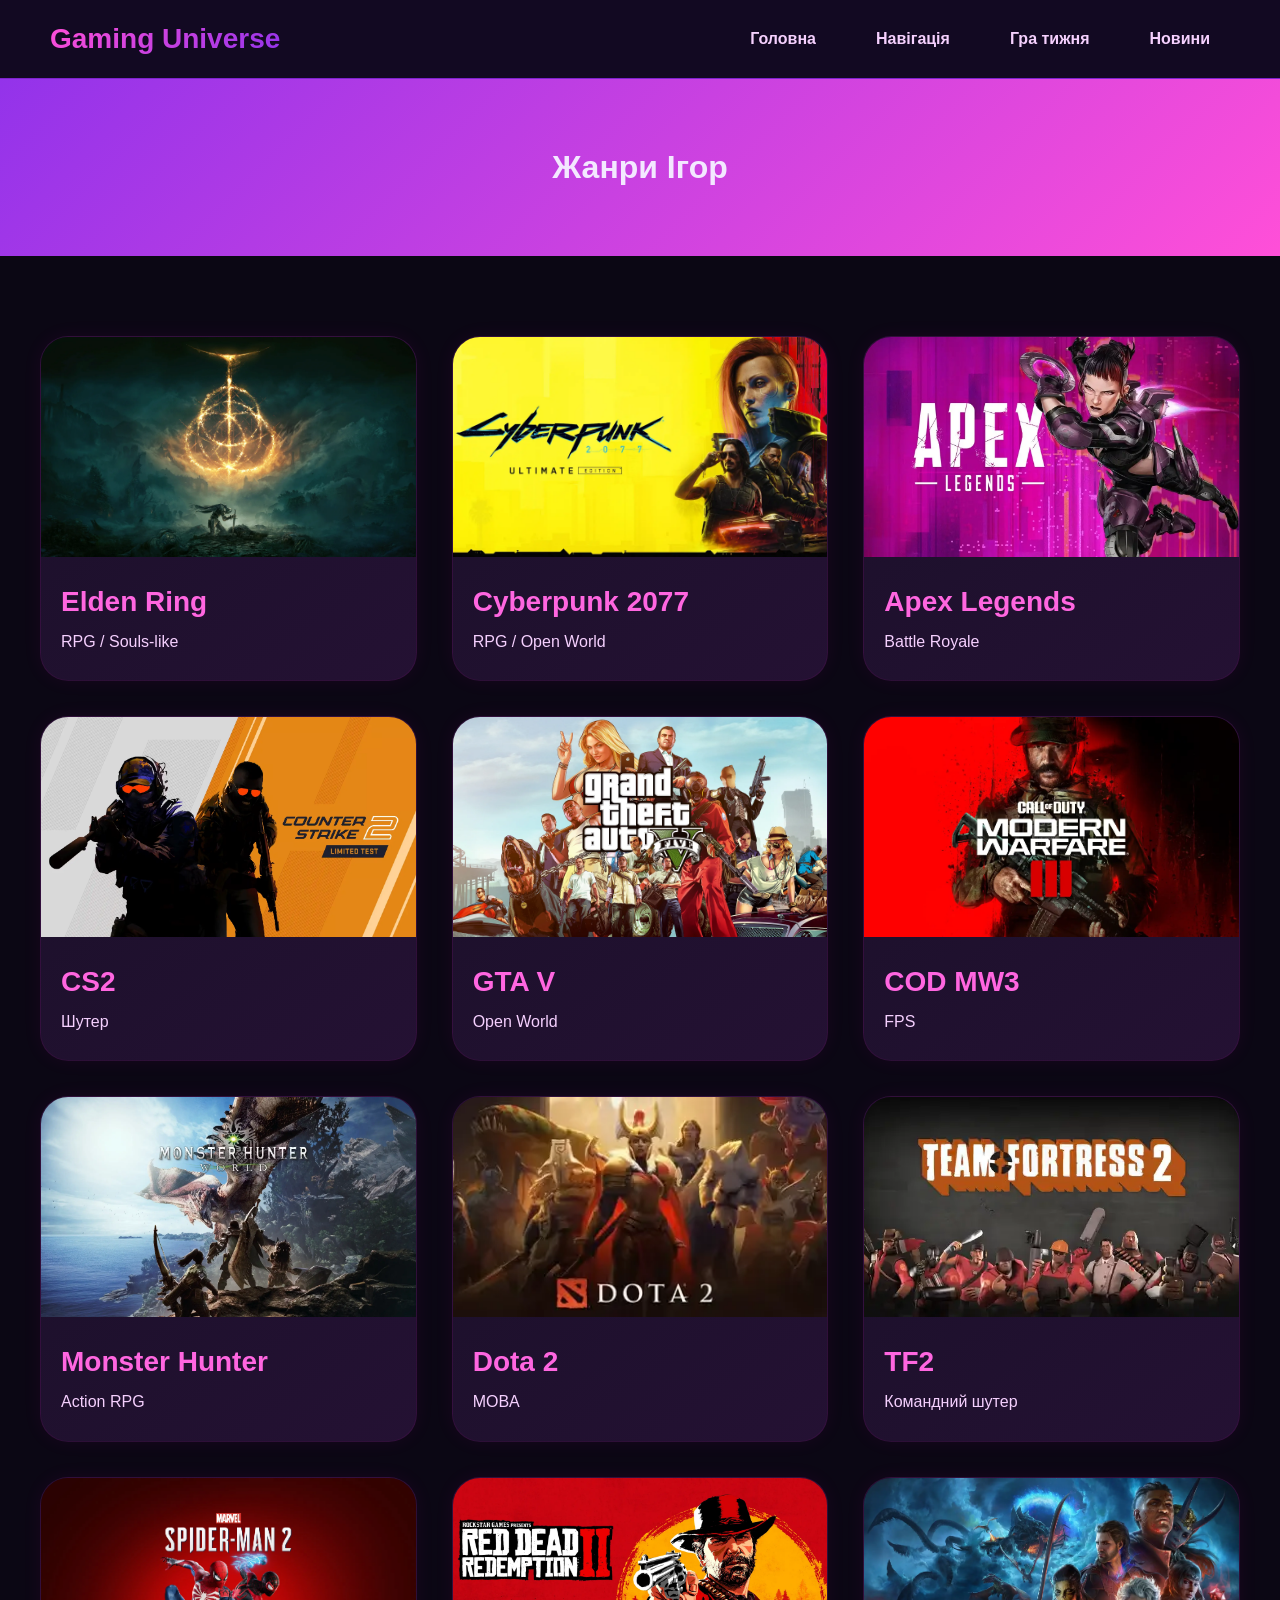
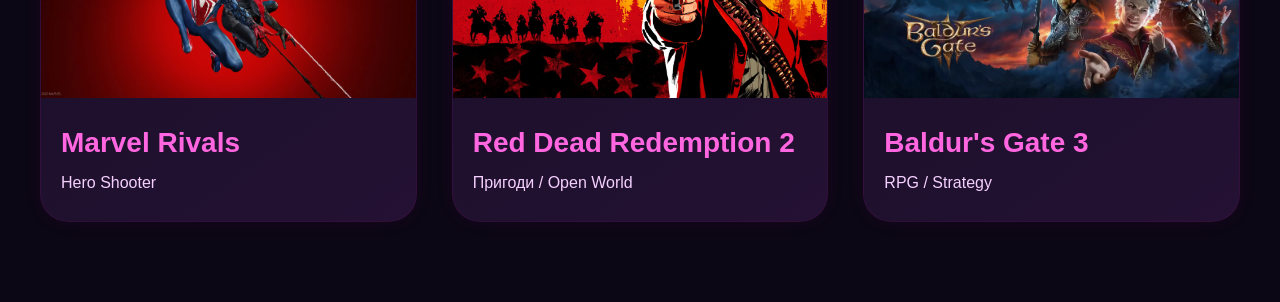
<file: genres.html>
<!DOCTYPE html>
<html lang="uk">
<head>
  <meta charset="UTF-8">
  <meta name="viewport" content="width=device-width, initial-scale=1.0">
  <title>Жанри Ігор</title>
  <link rel="stylesheet" href="1nav.css">
</head>
<body>

<nav class="top-nav">
  <div class="logo">
    Gaming Universe
  </div>

  <div class="nav-links">
    <a href="index.html">Головна</a>
    <a href="nav.html">Навігація</a>
    <a href="week.html">Гра тижня</a>
    <a href="news.html">Новини</a>
  </div>

</nav>

<header class="small-header">
  <h1>Жанри Ігор</h1>
</header>

<main class="games-grid">

   <div class="game-card">
  <img src="./images/er.webp" alt="Elden Ring">
  <h3>Elden Ring</h3>
  <p>RPG / Souls-like</p>
</div>

<div class="game-card">
  <img src="./images/cyberpunk2077.webp" alt="Cyberpunk 2077">
  <h3>Cyberpunk 2077</h3>
  <p>RPG / Open World</p>
</div>

<div class="game-card">
  <img src="./images/al.webp" alt="Apex Legends">
  <h3>Apex Legends</h3>
  <p>Battle Royale</p>
</div>

<div class="game-card">
  <img src="./images/cs2.webp" alt="Counter-Strike 2">
  <h3>CS2</h3>
  <p>Шутер</p>
</div>

<div class="game-card">
  <img src="./images/gtav.webp" alt="Grand Theft Auto V">
  <h3>GTA V</h3>
  <p>Open World</p>
</div>

<div class="game-card">
  <img src="./images/Call_Of_Duty_MW3_2023.webp" alt="Call of Duty Modern Warfare 3">
  <h3>COD MW3</h3>
  <p>FPS</p>
</div>

<div class="game-card">
  <img src="./images/monster-hunter.webp" alt="Monster Hunter">
  <h3>Monster Hunter</h3>
  <p>Action RPG</p>
</div>

<div class="game-card">
  <img src="./images/dota2.webp" alt="Dota 2">
  <h3>Dota 2</h3>
  <p>MOBA</p>
</div>

<div class="game-card">
  <img src="./images/tf2.webp" alt="Team Fortress 2">
  <h3>TF2</h3>
  <p>Командний шутер</p>
</div>

<div class="game-card">
  <img src="./images/spiderman.webp" alt="Marvel Rivals">
  <h3>Marvel Rivals</h3>
  <p>Hero Shooter</p>
</div>

<div class="game-card">
  <img src="./images/rdr2.webp" alt="Red Dead Redemption 2">
  <h3>Red Dead Redemption 2</h3>
  <p>Пригоди / Open World</p>
</div>

<div class="game-card">
  <img src="./images/Baldurs-Gate-3.webp" alt="Baldur's Gate 3">
  <h3>Baldur's Gate 3</h3>
  <p>RPG / Strategy</p>
</div>
</body>
</html>
</file>
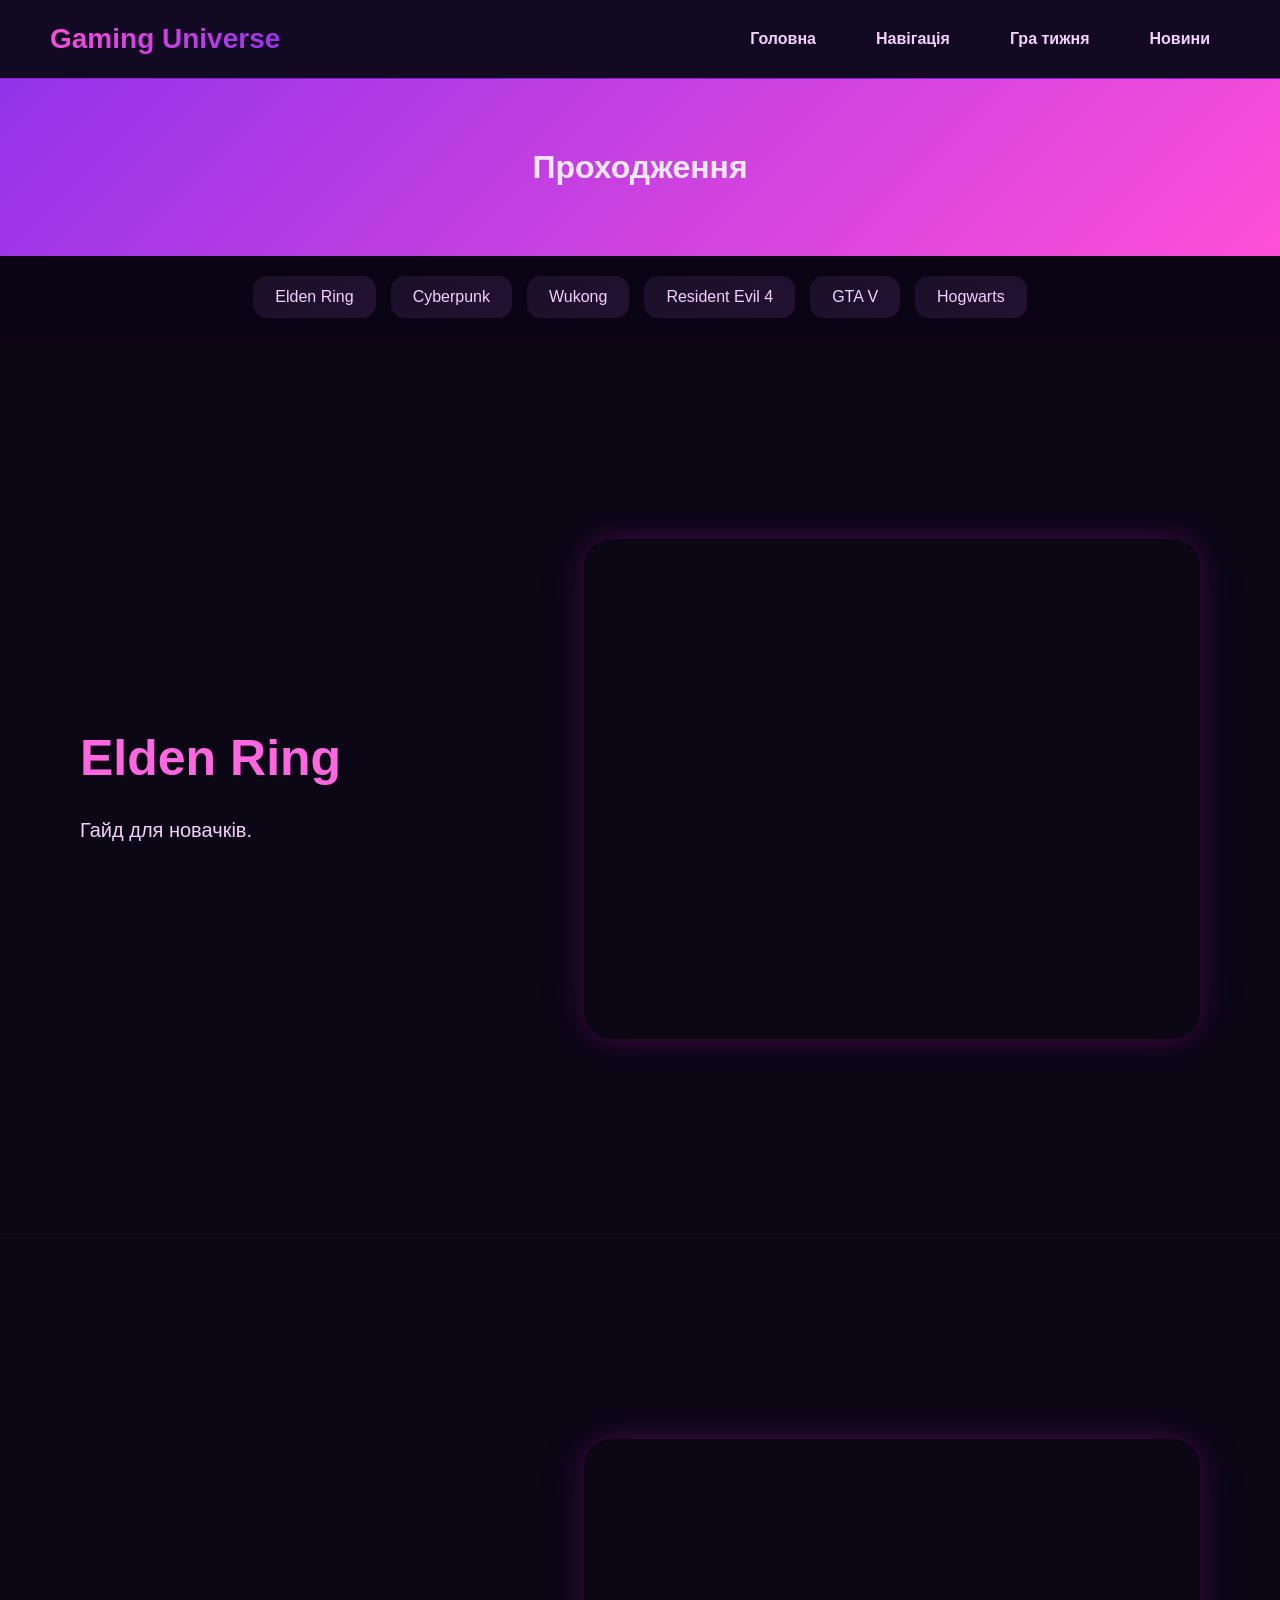
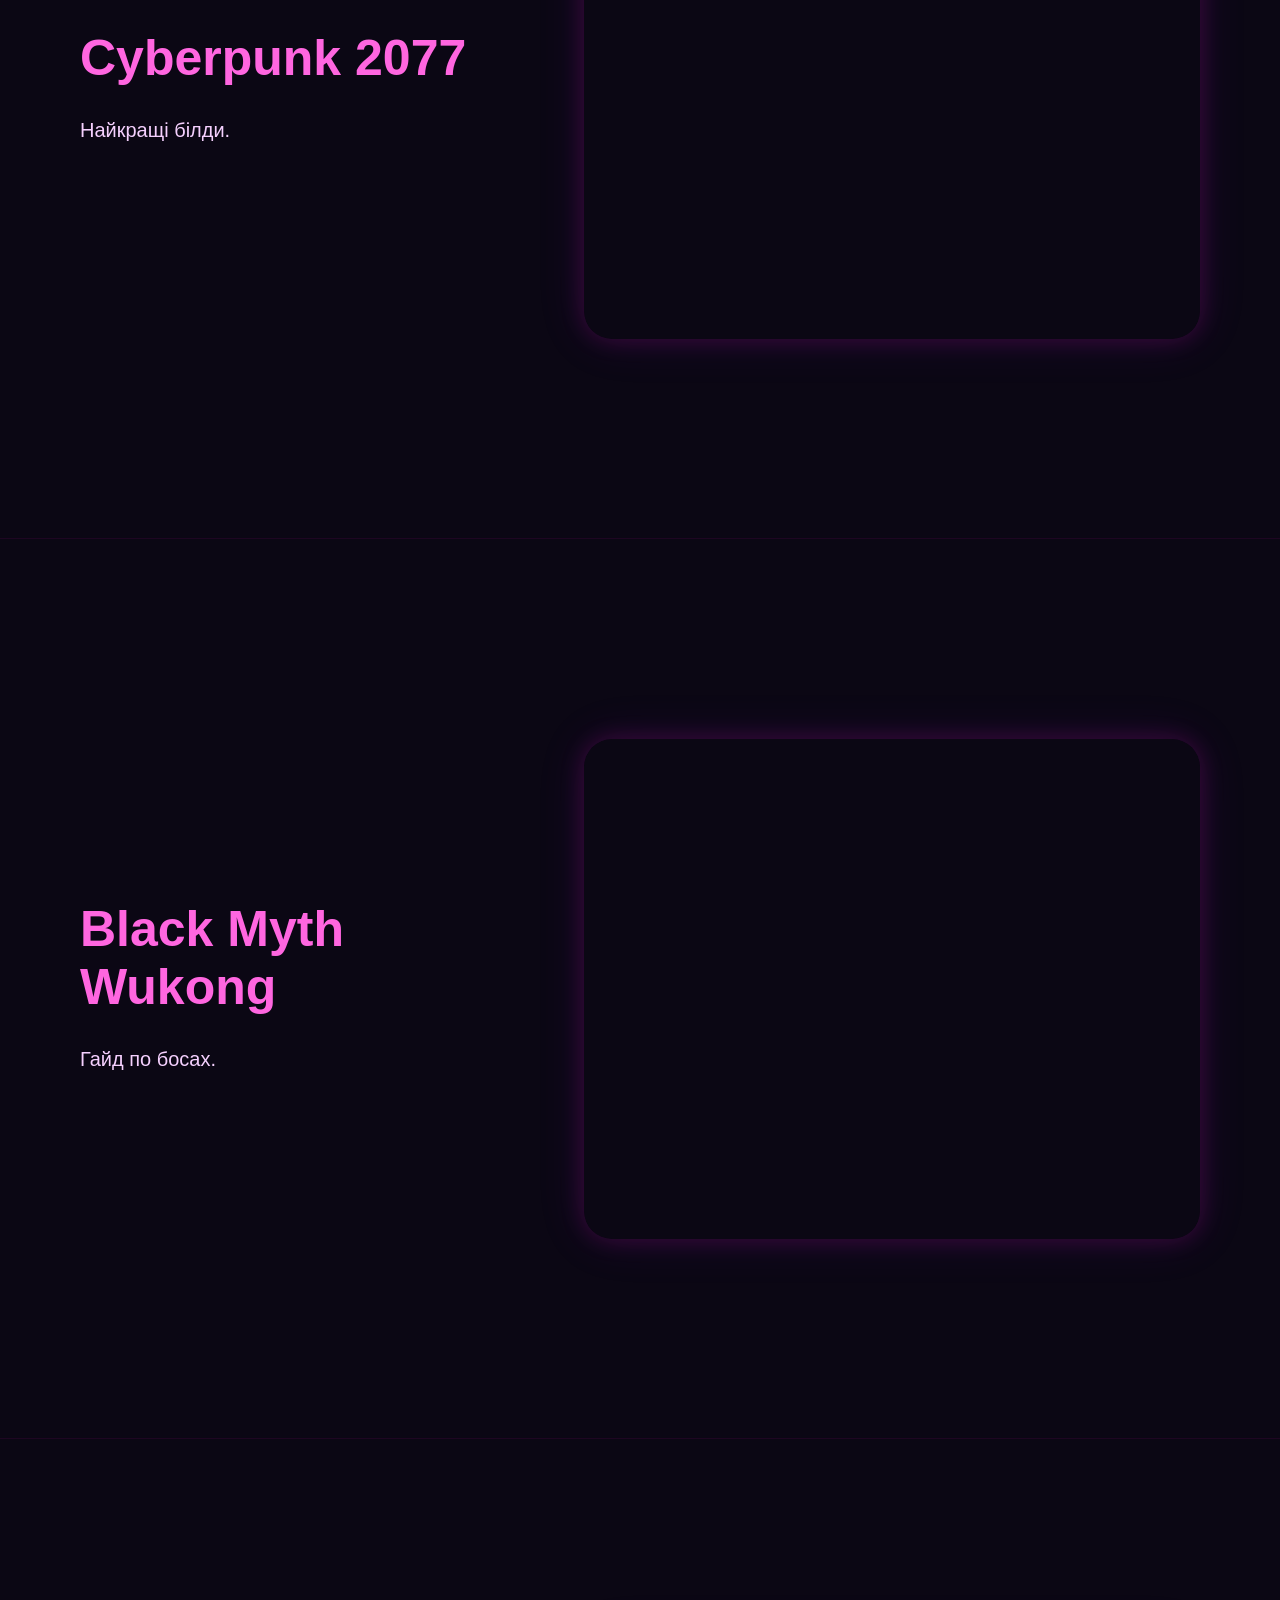
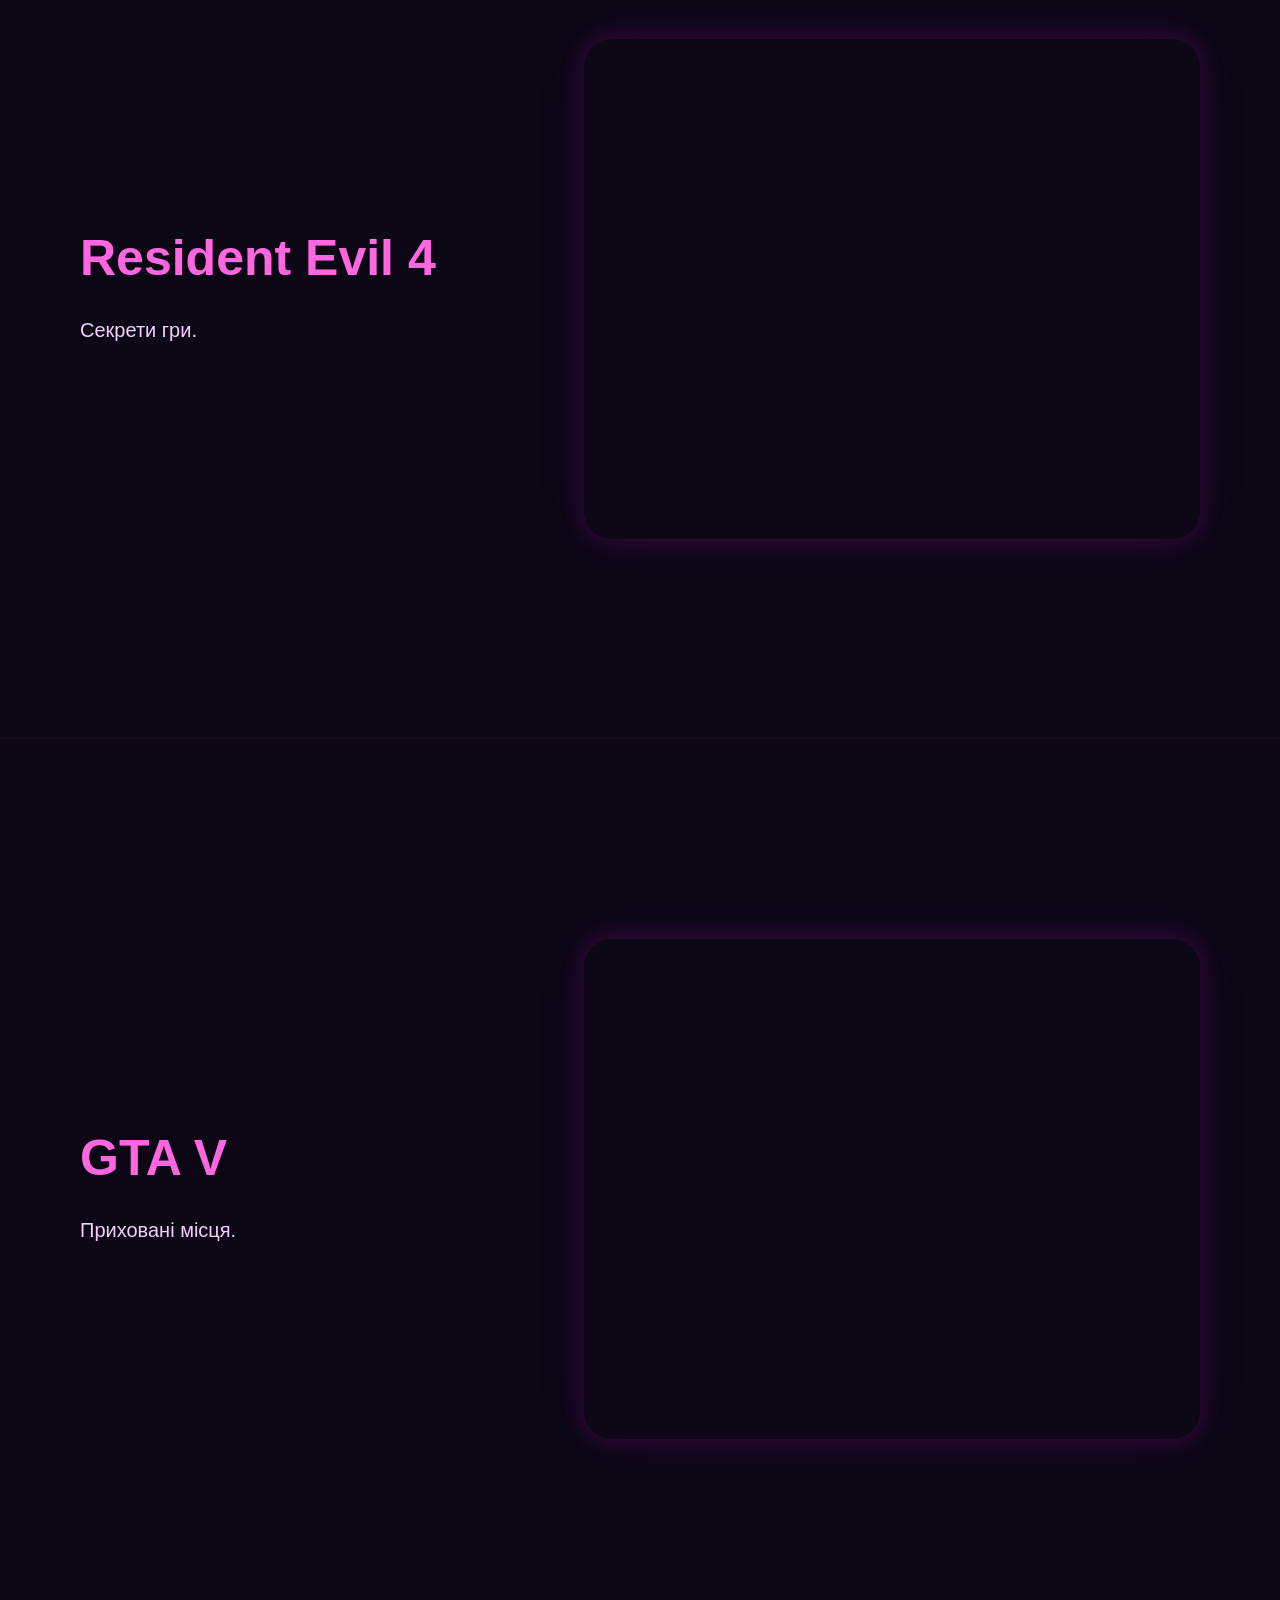
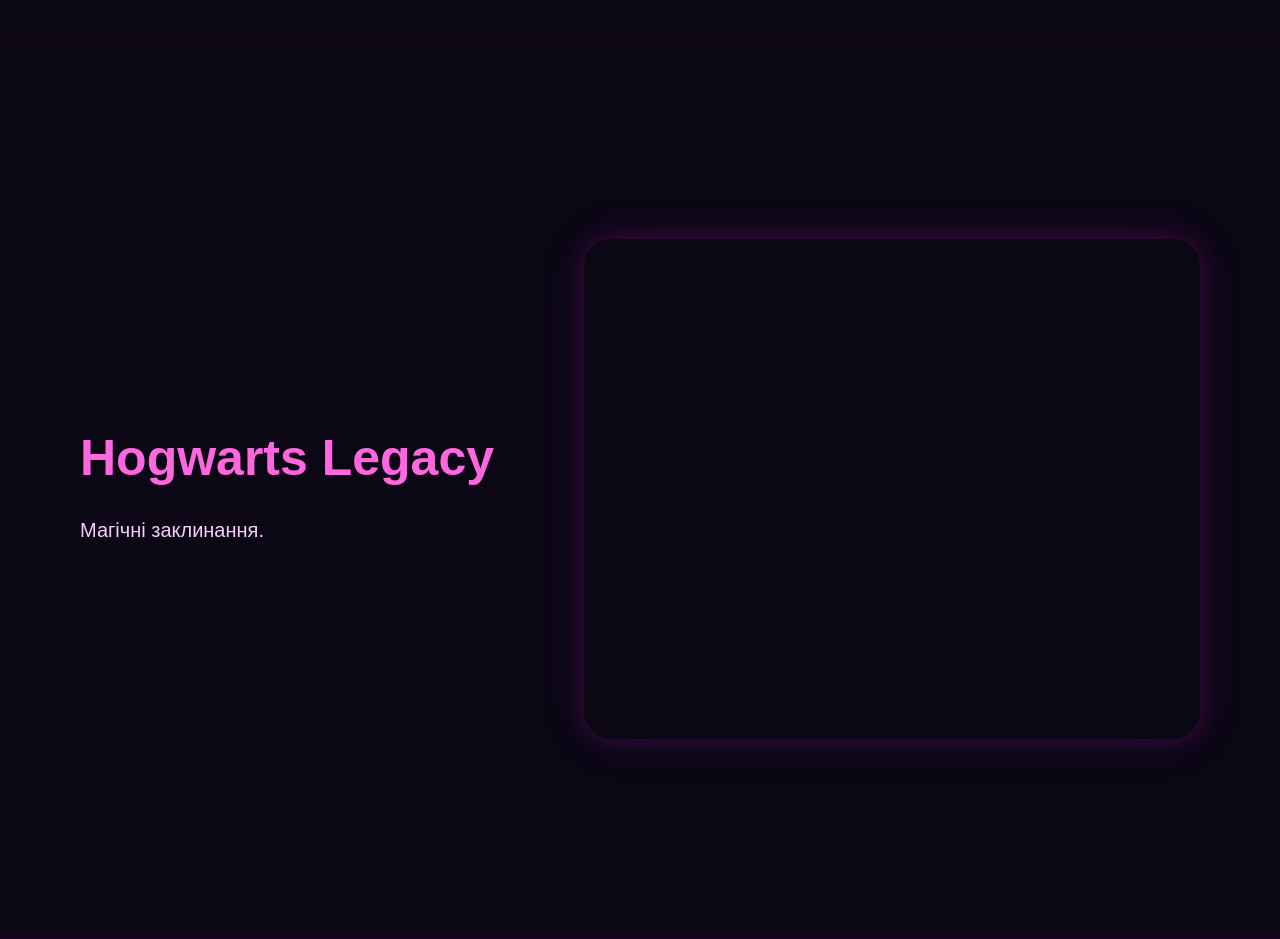
<file: guides.html>
<!DOCTYPE html>
<html lang="uk">
<head>
  <meta charset="UTF-8">
  <meta name="viewport" content="width=device-width, initial-scale=1.0">
  <title>Проходження</title>
  <link rel="stylesheet" href="1nav.css">
</head>
<body>

<nav class="top-nav">
  <div class="logo">
    Gaming Universe
  </div>

  <div class="nav-links">
    <a href="index.html">Головна</a>
    <a href="nav.html">Навігація</a>
    <a href="week.html">Гра тижня</a>
    <a href="news.html">Новини</a>
  </div>

</nav>
<header class="small-header">
  <h1>Проходження</h1>
</header>

<div class="guide-menu">

  <a href="#elden">Elden Ring</a>
  <a href="#cyberpunk">Cyberpunk</a>
  <a href="#wukong">Wukong</a>
  <a href="#re4">Resident Evil 4</a>
  <a href="#gta">GTA V</a>
  <a href="#hogwarts">Hogwarts</a>

</div>

<main class="guides-container">

  <section class="guide-row" id="elden">
    <div class="guide-text">
      <h2>Elden Ring</h2>
      <p>
        Гайд для новачків.
      </p>
    </div>

 <iframe
  width="100%"
  height="500"
  src="https://www.youtube.com/embed/NLdZ8Zex1cw"
  title="Elden Ring Beginner Guide"
  frameborder="0"
  allow="accelerometer; autoplay; clipboard-write; encrypted-media; gyroscope; picture-in-picture"
  allowfullscreen>
</iframe>

  </section>

  <section class="guide-row" id="cyberpunk">
    <div class="guide-text">
      <h2>Cyberpunk 2077</h2>
      <p>
        Найкращі білди.
      </p>
    </div>

    <iframe
  width="100%"
  height="500"
  src="https://www.youtube.com/embed/xdDdgLIVoSg"
  title="Cyberpunk 2077 Broken Builds"
  frameborder="0"
  allowfullscreen>
</iframe>
  </section>

  <section class="guide-row" id="wukong">
    <div class="guide-text">
      <h2>Black Myth Wukong</h2>
      <p>
        Гайд по босах.
      </p>
    </div>

    <iframe
  width="100%"
  height="500"
  src="https://www.youtube.com/embed/videoseries?list=PL6nci2ZCNnLOPHAwvP_JxsziQpL2Pw7fA"
  title="Black Myth Wukong Boss Guides"
  frameborder="0"
  allowfullscreen>
</iframe>
  </section>

  <section class="guide-row" id="re4">
    <div class="guide-text">
      <h2>Resident Evil 4</h2>
      <p>
        Секрети гри.
      </p>
    </div>

 <iframe
  width="100%"
  height="500"
  src="https://www.youtube.com/embed/qiPWW0en1IY"
  title="Resident Evil 4 S+ Guide"
  frameborder="0"
  allowfullscreen>
</iframe>
  </section>

  <section class="guide-row" id="gta">
    <div class="guide-text">
      <h2>GTA V</h2>
      <p>
        Приховані місця.
      </p>
    </div>

   <iframe
  width="100%"
  height="500"
  src="https://www.youtube.com/embed/2nZ93aTXzcg?si=SmwkHZmizuYnbadp"
  title="GTA V Hidden Locations"
  frameborder="0"
  allowfullscreen>
</iframe>
  </section>

  <section class="guide-row" id="hogwarts">
    <div class="guide-text">
      <h2>Hogwarts Legacy</h2>
      <p>
        Магічні заклинання.
      </p>
    </div>

    <iframe
  width="100%"
  height="500"
  src="https://www.youtube.com/embed/l9f91JBdPQQ"
  title="Hogwarts Legacy All Spells"
  frameborder="0"
  allowfullscreen>
</iframe>









<button id="topBtn">⬆</button>
<script>
  const topBtn = document.getElementById("topBtn");

  window.onscroll = function () {

    if (document.body.scrollTop > 300 || document.documentElement.scrollTop > 300) {
      topBtn.style.display = "flex";
    } else {
      topBtn.style.display = "none";
    }

  };

  topBtn.onclick = function () {

    window.scrollTo({
      top: 0,
      behavior: "smooth"
    });

  };
</script>
</body>
</html>
</file>
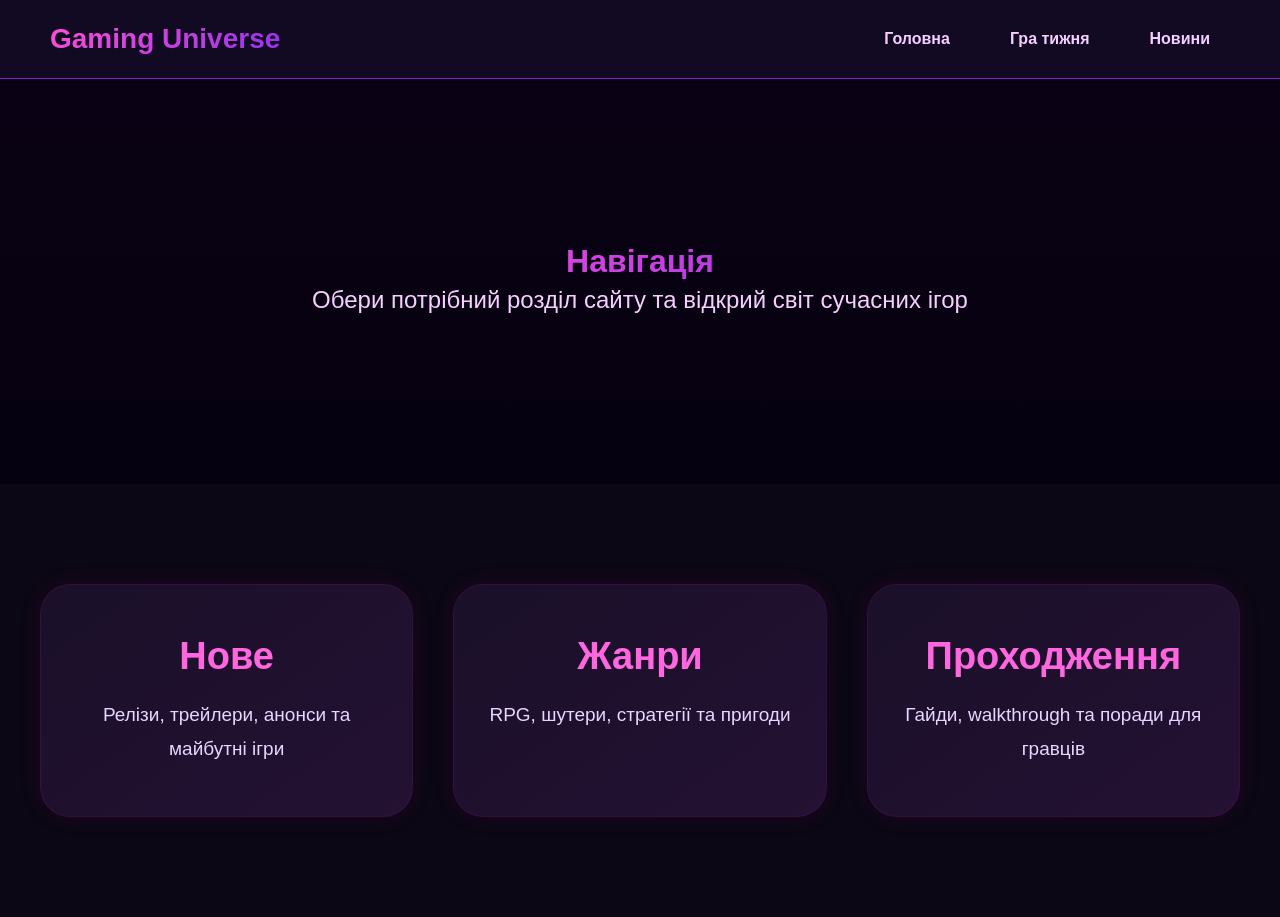
<file: nav.html>
<!DOCTYPE html>
<html lang="uk">
<head>
  <meta charset="UTF-8">
  <meta name="viewport" content="width=device-width, initial-scale=1.0">
  <title>Навігація</title>
  <link rel="stylesheet" href="nav.css">
</head>

<body>
<nav class="top-nav">

  <div class="logo">
    Gaming Universe
  </div>

  <div class="nav-links">
    <a href="index.html">Головна</a>
    <a href="week.html">Гра тижня</a>
    <a href="news.html">Новини</a>
  </div>
</nav>

<header class="hero">

  <div class="hero-content">

    <h1>Навігація</h1>

    <p>
      Обери потрібний розділ сайту
      та відкрий світ сучасних ігор
    </p>

  </div>

</header>

<main>

  <div class="grid">

    <a href="new.html" class="card">

      <h3>Нове</h3>

      <p>
        Релізи, трейлери,
        анонси та майбутні ігри
      </p>

    </a>

    <a href="genres.html" class="card">
      <h3>Жанри</h3>

      <p>
        RPG, шутери,
        стратегії та пригоди
      </p>

    </a>

    <a href="guides.html" class="card">
      <h3>Проходження</h3>

      <p>
        Гайди, walkthrough
        та поради для гравців
      </p>

    </a>

  </div>

</main>

</body>
</html>
</file>
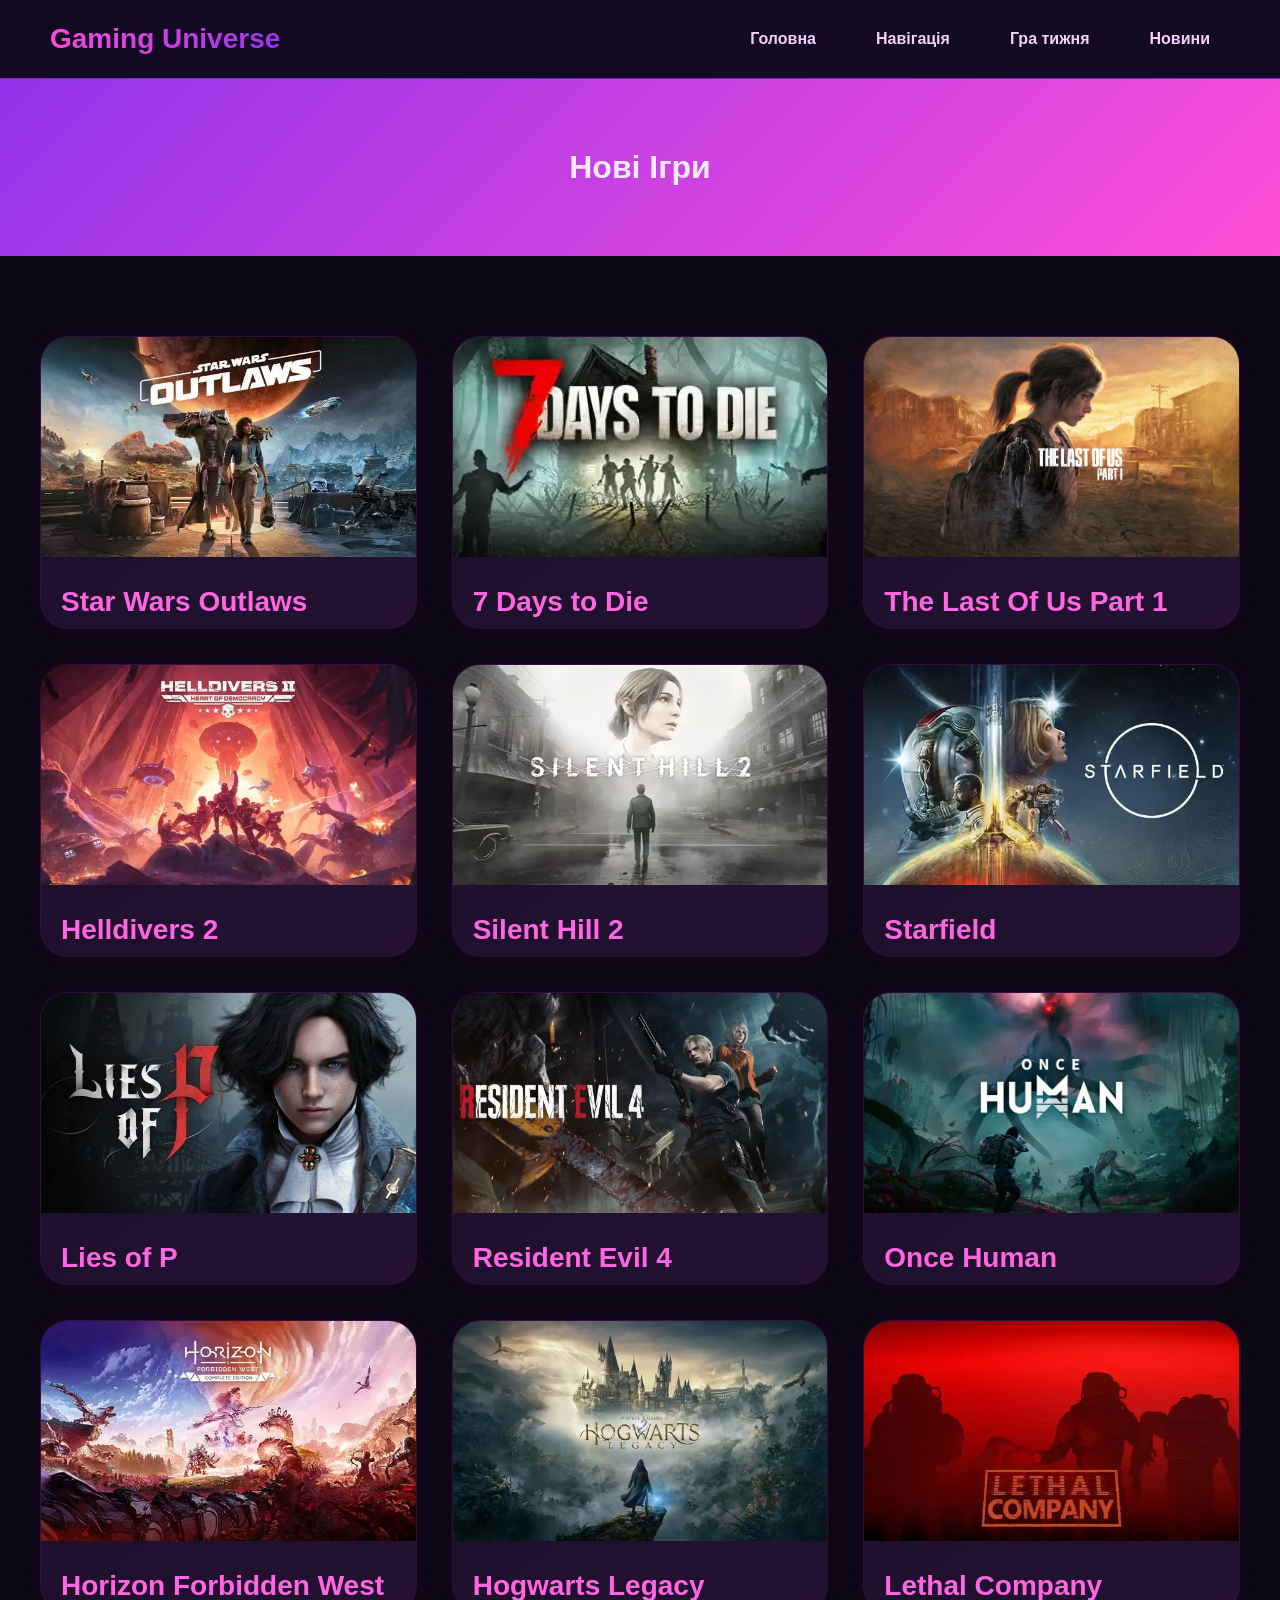
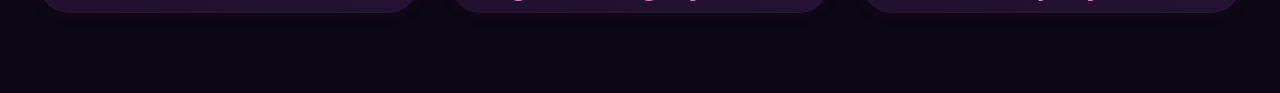
<file: new.html>
<!DOCTYPE html>
<html lang="uk">
<head>
  <meta charset="UTF-8">
  <meta name="viewport" content="width=device-width, initial-scale=1.0">
  <title>Новинки</title>
  <link rel="stylesheet" href="1nav.css">
</head>
<body>

<nav class="top-nav">
  <div class="logo">
    Gaming Universe
  </div>

  <div class="nav-links">
    <a href="index.html">Головна</a>
    <a href="nav.html">Навігація</a>
    <a href="week.html">Гра тижня</a>
    <a href="news.html">Новини</a>
  </div>

</nav>

<header class="small-header">
  <h1>Нові Ігри</h1>
</header>

<main class="games-grid">
  <div class="game-card">  
  <img src="./images/sw.webp" alt="Star Wars Outlaws">
  <h3>Star Wars Outlaws</h3>
</div>
  
<div class="game-card">  
  <img src="./images/7dtdjpg.webp" alt="7 Days to Die">
  <h3>7 Days to Die</h3>
</div>

<div class="game-card">
  <img src="./images/tlou2.webp" alt="The Last Of Us">
  <h3>The Last Of Us Part 1</h3>
</div>

<div class="game-card">
  <img src="./images/helldivers2.webp" alt="Helldivers 2">
  <h3>Helldivers 2</h3>
</div>

<div class="game-card">
  <img src="./images/sh2.webp" alt="Silent Hill 2">
  <h3>Silent Hill 2</h3>
</div>

<div class="game-card">
  <img src="./images/starfield.webp" alt="Starfield">
  <h3>Starfield</h3>
</div>

<div class="game-card">
  <img src="./images/liesofp.webp" alt="Lies of P">
  <h3>Lies of P</h3>
</div>

<div class="game-card">
  <img src="./images/re4.webp" alt="Resident Evil 4">
  <h3>Resident Evil 4</h3>
</div>

<div class="game-card">
  <img src="./images/oncehuman.webp" alt="Once Human">
  <h3>Once Human</h3>
</div>

<div class="game-card">
  <img src="./images/horizon.webp" alt="Horizon Forbidden West">
  <h3>Horizon Forbidden West</h3>
</div>

<div class="game-card">
  <img src="./images/hogwarts.webp" alt="Hogwarts Legacy">
  <h3>Hogwarts Legacy</h3>
</div>

<div class="game-card">
  <img src="./images/lethalcompany.webp" alt="Lethal Company">
  <h3>Lethal Company</h3>
</div>

</main>

</body>
</html>
</file>
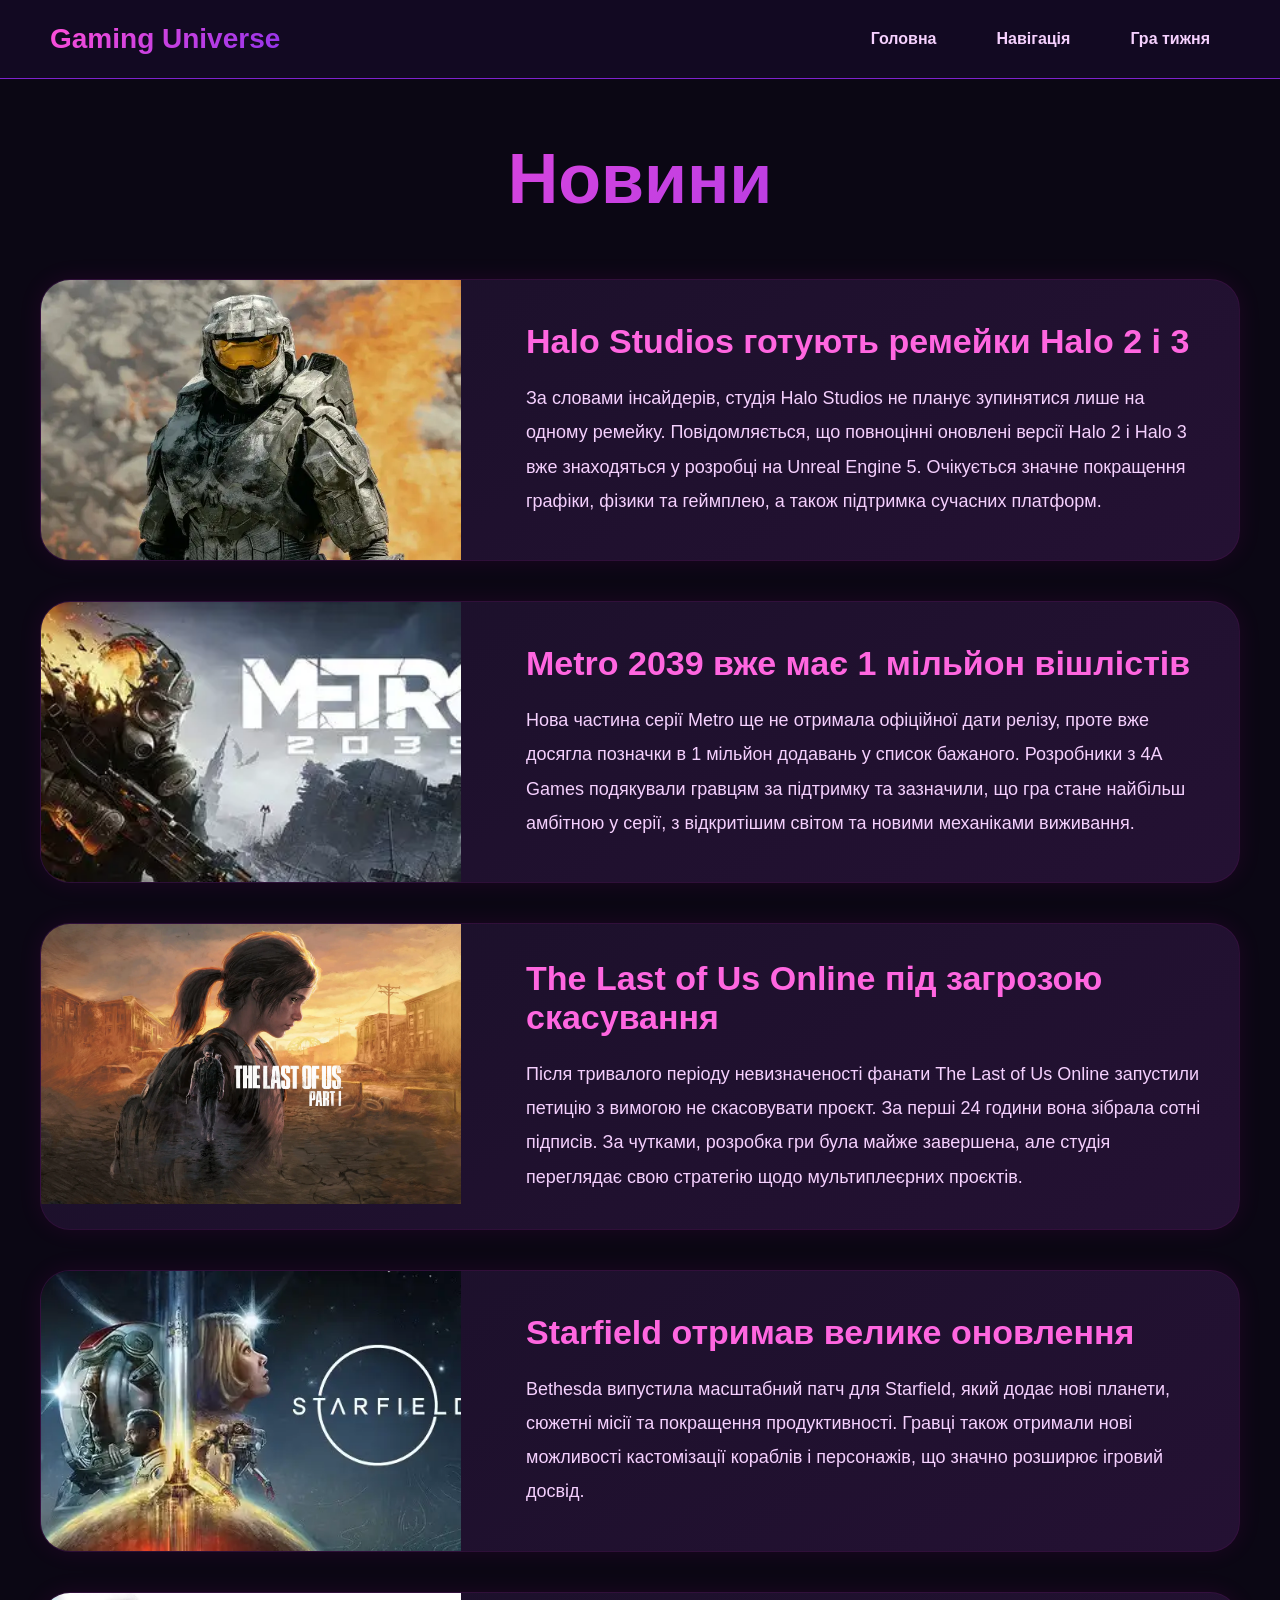
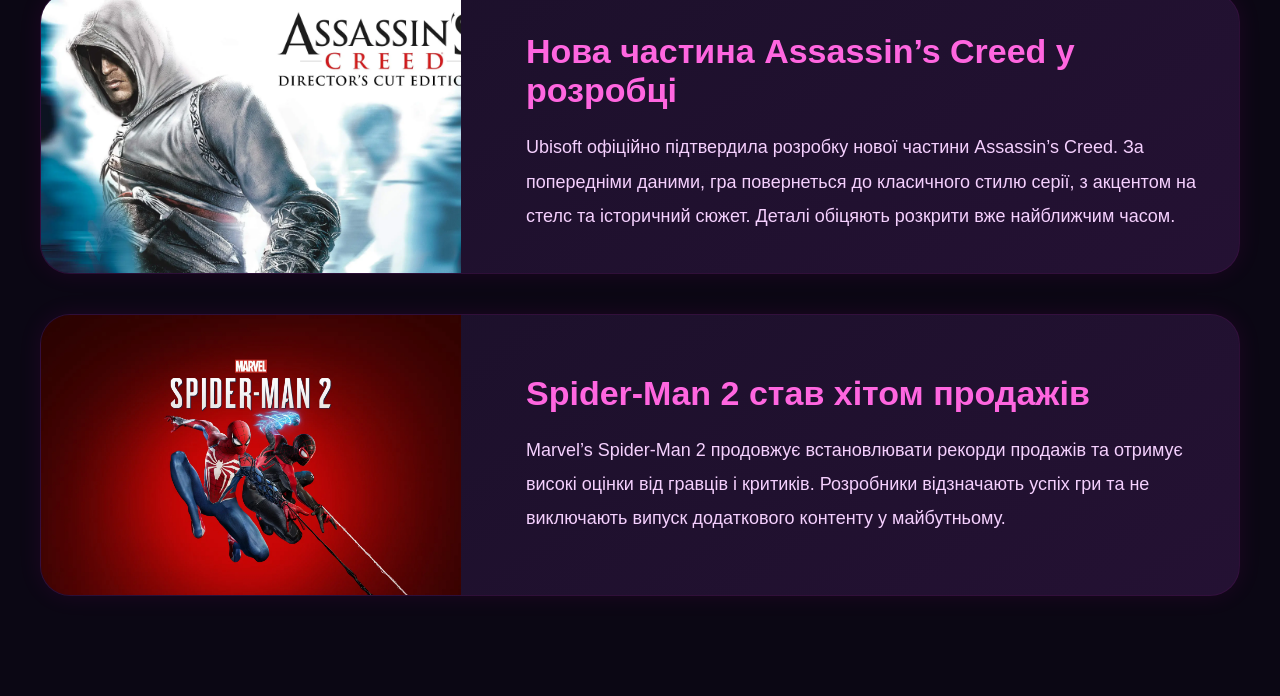
<file: news.html>
<!DOCTYPE html>
<html lang="uk">
<head>
  <meta charset="UTF-8">
  <meta name="viewport" content="width=device-width, initial-scale=1.0">
  <title>Новини</title>
  <link rel="stylesheet" href="news.css">
</head>
<body>

<nav class="top-nav">

  <div class="logo">
    Gaming Universe
  </div>

  <div class="nav-links">
    <a href="index.html">Головна</a>
    <a href="nav.html">Навігація</a>
    <a href="week.html">Гра тижня</a>
  </div>

</nav>
<main>
  <h1>Новини</h1>

  <div class="news-feed">

    <div class="news-item">
  <img src="./images/halo.webp">
  <div class="news-item-content">
    <h3>Halo Studios готують ремейки Halo 2 і 3</h3>
    <p>
      За словами інсайдерів, студія Halo Studios не планує зупинятися лише на одному ремейку.
      Повідомляється, що повноцінні оновлені версії Halo 2 і Halo 3 вже знаходяться у розробці
      на Unreal Engine 5. Очікується значне покращення графіки, фізики та геймплею, а також
      підтримка сучасних платформ.
    </p>
  </div>
</div>

<div class="news-item">
  <img src="./images/metro2039 (1).webp">
  <div class="news-item-content">
    <h3>Metro 2039 вже має 1 мільйон вішлістів</h3>
    <p>
      Нова частина серії Metro ще не отримала офіційної дати релізу, проте вже досягла
      позначки в 1 мільйон додавань у список бажаного. Розробники з 4A Games подякували
      гравцям за підтримку та зазначили, що гра стане найбільш амбітною у серії,
      з відкритішим світом та новими механіками виживання.
    </p>
  </div>
</div>

<div class="news-item">
  <img src="./images/tlou2.webp">
  <div class="news-item-content">
    <h3>The Last of Us Online під загрозою скасування</h3>
    <p>
      Після тривалого періоду невизначеності фанати The Last of Us Online запустили петицію
      з вимогою не скасовувати проєкт. За перші 24 години вона зібрала сотні підписів.
      За чутками, розробка гри була майже завершена, але студія переглядає свою стратегію
      щодо мультиплеєрних проєктів.
    </p>
  </div>
</div>

<div class="news-item">
  <img src="./images/starfield.webp">
  <div class="news-item-content">
    <h3>Starfield отримав велике оновлення</h3>
    <p>
      Bethesda випустила масштабний патч для Starfield, який додає нові планети,
      сюжетні місії та покращення продуктивності. Гравці також отримали нові можливості
      кастомізації кораблів і персонажів, що значно розширює ігровий досвід.
    </p>
  </div>
</div>

<div class="news-item">
  <img src="./images/assassins.webp">
  <div class="news-item-content">
    <h3>Нова частина Assassin’s Creed у розробці</h3>
    <p>
      Ubisoft офіційно підтвердила розробку нової частини Assassin’s Creed.
      За попередніми даними, гра повернеться до класичного стилю серії,
      з акцентом на стелс та історичний сюжет. Деталі обіцяють розкрити вже найближчим часом.
    </p>
  </div>
</div>

<div class="news-item">
  <img src="./images/spiderman.webp">
  <div class="news-item-content">
    <h3>Spider-Man 2 став хітом продажів</h3>
    <p>
      Marvel’s Spider-Man 2 продовжує встановлювати рекорди продажів та отримує
      високі оцінки від гравців і критиків. Розробники відзначають успіх гри та
      не виключають випуск додаткового контенту у майбутньому.
    </p>
  </div>
</div>

</main>

</body>
</html>
</file>
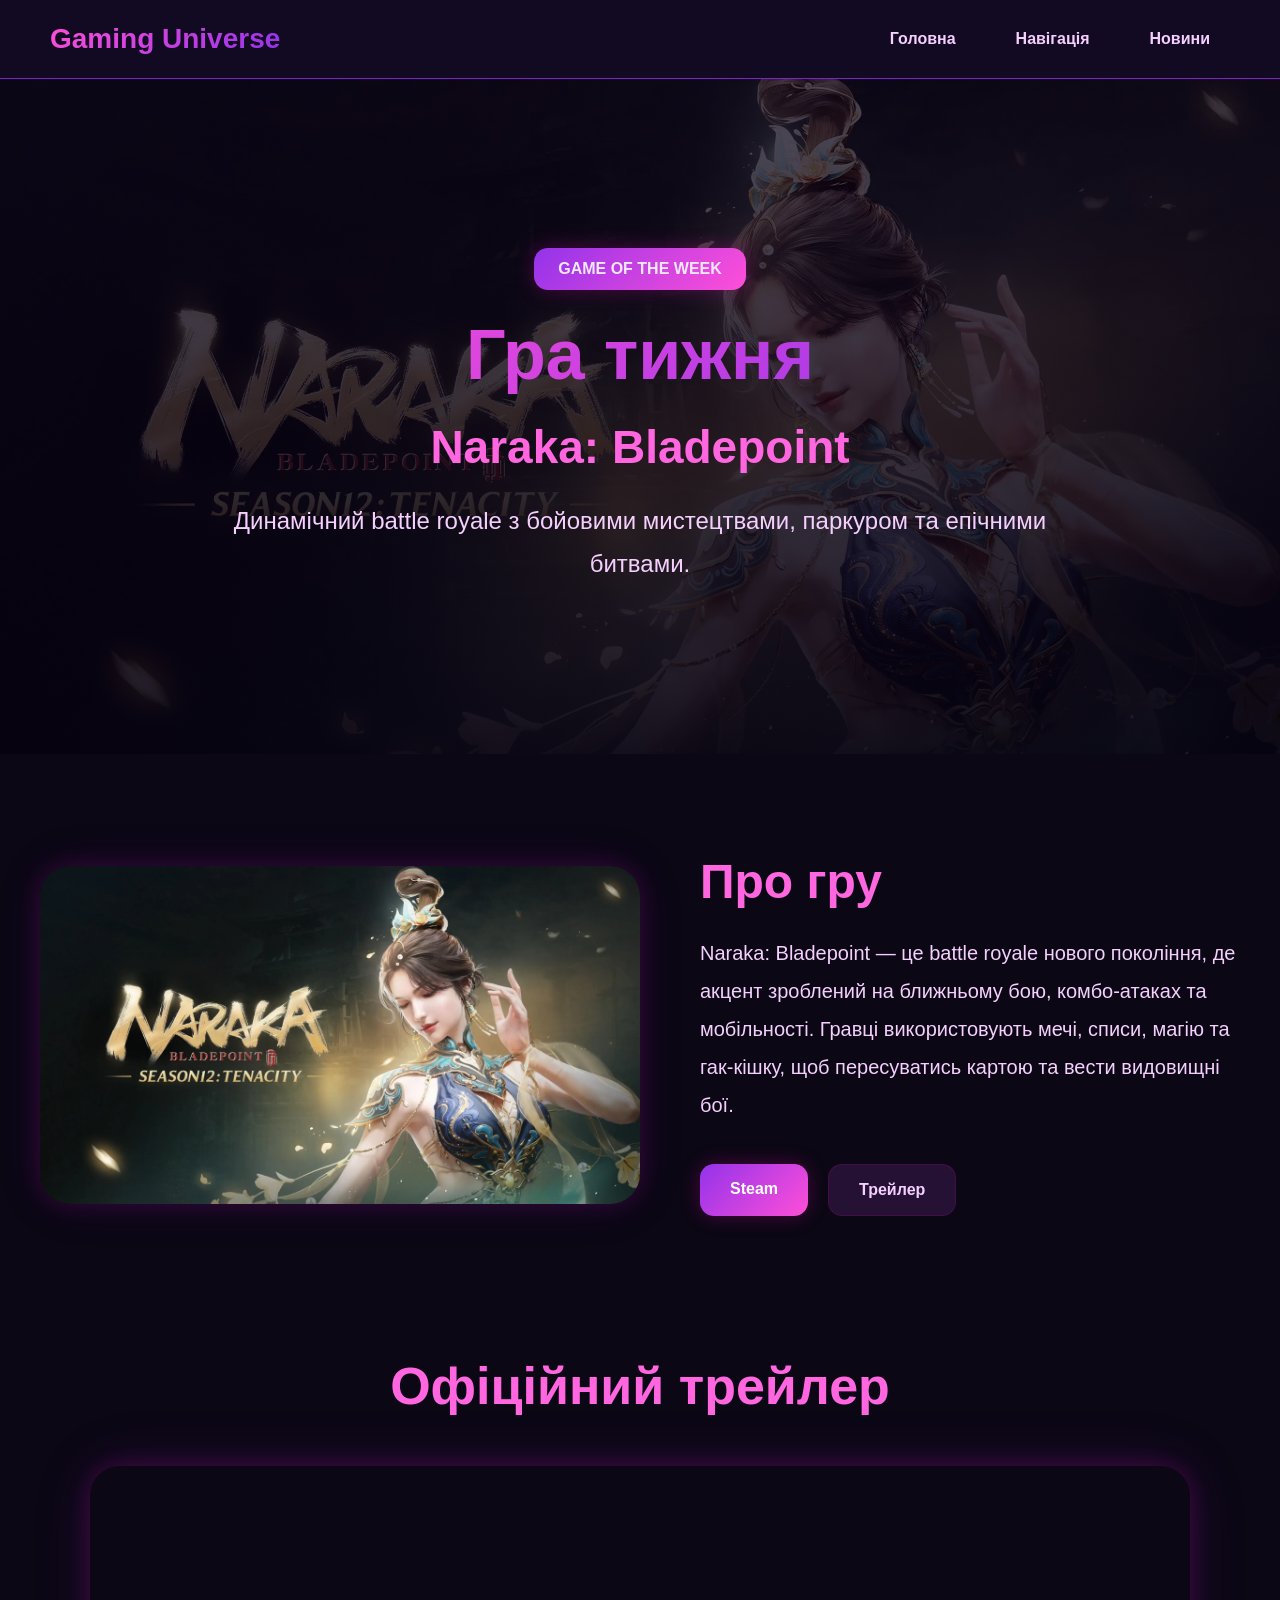
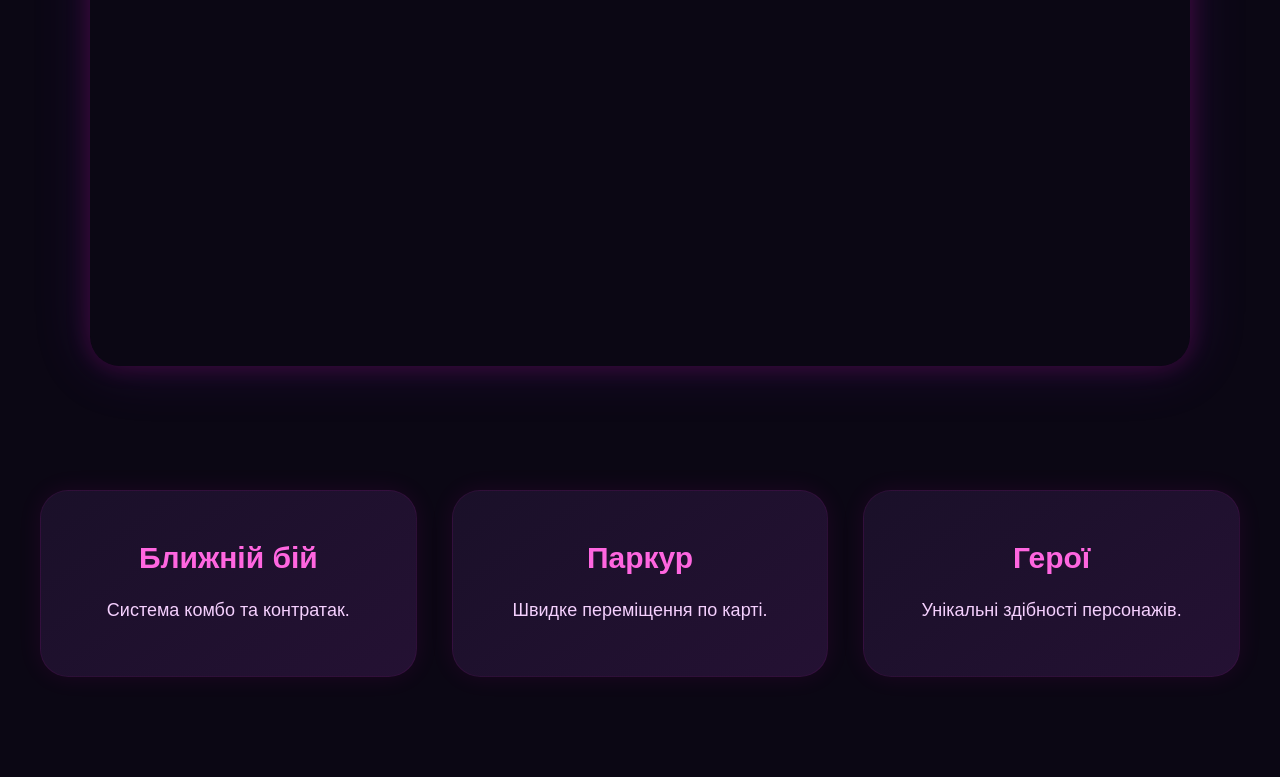
<file: week.html>
<!DOCTYPE html>
<html lang="uk">
<head>
  <meta charset="UTF-8">
  <meta name="viewport" content="width=device-width, initial-scale=1.0">
  <title>Гра тижня</title>
  <link rel="stylesheet" href="week.css">
</head>
<body>

<nav class="top-nav">

  <div class="logo">
    Gaming Universe
  </div>

  <div class="nav-links">
    <a href="index.html">Головна</a>
    <a href="nav.html">Навігація</a>
    <a href="news.html">Новини</a>
  </div>
</nav>

<header class="hero">

  <div class="hero-overlay">

    <div class="week-badge">
      GAME OF THE WEEK
    </div>

    <h1>Гра тижня</h1>

    <a
      href="https://store.steampowered.com/app/1203220/NARAKA_BLADEPOINT/"
      target="_blank"
      class="game-title">
      Naraka: Bladepoint
    </a>

    <p class="hero-text">
      Динамічний battle royale з бойовими мистецтвами,
      паркуром та епічними битвами.
    </p>

  </div>

</header>

<main class="week-container">

  <section class="week-main">

    <img src="./images/naraka (1).webp" class="week-img">

    <div class="week-info">

      <h2>Про гру</h2>

      <p>
        Naraka: Bladepoint — це battle royale нового покоління,
        де акцент зроблений на ближньому бою, комбо-атаках та мобільності.
        Гравці використовують мечі, списи, магію та гак-кішку,
        щоб пересуватись картою та вести видовищні бої.
      </p>

      <div class="week-buttons">

        <a
          href="https://store.steampowered.com/app/1203220/NARAKA_BLADEPOINT/"
          target="_blank"
          class="steam-btn">
          Steam
        </a>

        <a
          href="#trailer"
          class="trailer-btn">
          Трейлер
        </a>

      </div>

    </div>

  </section>


  <section class="trailer-section" id="trailer">

    <h2>Офіційний трейлер</h2>
<iframe
  width="100%"
  height="500"
  src="https://www.youtube-nocookie.com/embed/Q_uBBXiqL1s"
  title="YouTube video player"
  frameborder="0"
  allowfullscreen>
</iframe>

  </section>

  <section class="features">

    <div class="feature-card">
      <h3>Ближній бій</h3>
      <p>Система комбо та контратак.</p>
    </div>

    <div class="feature-card">
      <h3>Паркур</h3>
      <p>Швидке переміщення по карті.</p>
    </div>

    <div class="feature-card">
      <h3>Герої</h3>
      <p>Унікальні здібності персонажів.</p>
    </div>

  </section>

</main>

</body>
</html>
</file>
<file: 1nav.css>
* {
  margin: 0;
  padding: 0;
  box-sizing: border-box;

  font-family: Arial, sans-serif;
}

body {
  background: #0b0714;

  color: #f3e8ff;

  overflow-x: hidden;
}

.top-nav,
nav {
  display: flex;
  justify-content: space-between;
  align-items: center;

  padding: 18px 50px;

  background: rgba(20, 10, 35, 0.95);

  border-bottom: 1px solid #7e22ce;

  position: sticky;
  top: 0;

  z-index: 1000;
}

.logo {
  font-size: 28px;
  font-weight: bold;

  background: linear-gradient(135deg, #ff4fd8, #9333ea);

  background-clip: text;
  color: transparent;
}

.nav-links {
  display: flex;
  gap: 20px;
}

.nav-links a {
  text-decoration: none;

  color: #f5d0fe;

  padding: 12px 20px;

  border-radius: 12px;

  transition: 0.3s;

  font-weight: bold;
}

.nav-links a:hover {
  background: linear-gradient(135deg, #9333ea, #ff4fd8);

  color: white;

  transform: scale(1.05);
}

.active-page {

  background:
    linear-gradient(135deg, #9333ea, #ff4fd8) !important;

  color: white !important;

  box-shadow:
    0 0 20px rgba(255, 0, 200, 0.25);
}

.small-header {
  text-align: center;

  padding: 70px 20px;

  background:
    linear-gradient(135deg, #9333ea, #ff4fd8);
}

.games-grid {
  display: grid;

  grid-template-columns: repeat(3, 1fr);

  gap: 35px;

  max-width: 1600px;

  margin: auto;

  padding: 80px 40px;
}


.game-card {
  background:
    linear-gradient(145deg, #1a1029, #241133);

  border-radius: 28px;

  overflow: hidden;

  transition: 0.35s;

  border: 1px solid rgba(255, 0, 200, 0.08);

  box-shadow:
    0 0 20px rgba(255, 0, 200, 0.06);
}

.game-card:hover {

  transform: scale(1.05);

  box-shadow:
    0 0 25px rgba(255, 0, 200, 0.22),
    0 0 50px rgba(147, 51, 234, 0.18);
}


.game-card img {
  width: 100%;
  height: 220px;

  object-fit: cover;
}


.game-card h3 {
  font-size: 28px;

  padding: 25px 20px 10px;

  color: #ff66e0;
}

.game-card p {
  padding: 0 20px 25px;

  color: #f5d0fe;

  line-height: 1.7;
}

.guides-container {
  width: 100%;
}

.guide-row {
  min-height: 100vh;

  display: flex;
  align-items: center;
  justify-content: space-between;

  gap: 60px;

  padding: 80px;

  border-bottom:
    1px solid rgba(255, 0, 200, 0.08);
}


.guide-text {
  width: 40%;
}

.guide-text h2 {
  font-size: 50px;

  margin-bottom: 25px;

  color: #ff66e0;
}

.guide-text p {
  font-size: 20px;

  line-height: 1.8;

  color: #f5d0fe;
}


.guide-row iframe {
  width: 55%;

  aspect-ratio: 16 / 9;

  border: none;

  border-radius: 28px;

  box-shadow:
    0 0 25px rgba(255, 0, 200, 0.18),
    0 0 50px rgba(147, 51, 234, 0.12);
}


.guide-menu {
  position: sticky;

  top: 150px;

  z-index: 998;

  display: flex;
  justify-content: center;

  gap: 15px;
  flex-wrap: wrap;

  padding: 20px;

  background: rgba(10, 5, 20, 0.9);

  border-bottom:
    1px solid rgba(255, 0, 200, 0.08);

  backdrop-filter: blur(10px);
}

.guide-menu a {
  text-decoration: none;

  color: #f5d0fe;

  padding: 12px 22px;

  border-radius: 14px;

  background:
    linear-gradient(145deg, #1a1029, #241133);

  transition: 0.35s;
}

.guide-menu a:hover {

  transform: scale(1.07);

  background:
    linear-gradient(135deg, #9333ea, #ff4fd8);

  color: white;
}

#topBtn {
  position: fixed;

  bottom: 30px;
  right: 30px;

  width: 60px;
  height: 60px;

  border: none;
  border-radius: 50%;

  background:
    linear-gradient(135deg, #9333ea, #ff4fd8);

  color: white;

  font-size: 28px;

  cursor: pointer;

  display: none;
  align-items: center;
  justify-content: center;

  box-shadow:
    0 0 20px rgba(255, 0, 200, 0.35);

  transition: 0.35s;

  z-index: 1000;
}

#topBtn:hover {

  transform: scale(1.1);

  box-shadow:
    0 0 20px #ff4fd8,
    0 0 40px #9333ea;
}

@media (max-width: 1000px) {

  .news-item {
    flex-direction: column;
  }

  .news-item img {
    width: 100%;
    height: 260px;
  }

}

@media (max-width: 700px) {

  .top-nav {
    flex-direction: column;
    gap: 15px;

    padding: 20px;
  }

  .nav-links {
    flex-wrap: wrap;
    justify-content: center;
  }

  h1 {
    font-size: 46px;
  }
}
</file>
<file: nav.css>
* {
  margin: 0;
  padding: 0;
  box-sizing: border-box;
  font-family: Arial, sans-serif;
}


body {
  background: #0b0714;
  color: #f3e8ff;
  overflow-x: hidden;
}

.top-nav {
  display: flex;
  justify-content: space-between;
  align-items: center;

  padding: 18px 50px;

  background: rgba(20, 10, 35, 0.95);

  border-bottom: 1px solid #7e22ce;

  position: sticky;
  top: 0;
  z-index: 1000;
}

.logo {
  font-size: 28px;
  font-weight: bold;

  background: linear-gradient(135deg, #ff4fd8, #9333ea);

  background-clip: text;
  color: transparent;
}

.nav-links {
  display: flex;
  gap: 20px;
}

.nav-links a {
  text-decoration: none;

  color: #f5d0fe;

  padding: 12px 20px;

  border-radius: 12px;

  transition: 0.3s;

  font-weight: bold;
}

.nav-links a:hover {
  background: linear-gradient(135deg, #9333ea, #ff4fd8);

  color: white;

  transform: scale(1.05);
}


.hero {
  height: 45vh;

  display: flex;
  align-items: center;
  justify-content: center;

  text-align: center;

  background:
    linear-gradient(rgba(10,0,20,0.7), rgba(5,0,15,0.9)),
    url("https://images.unsplash.com/photo-1511512578047-dfb367046420?q=80&w=1920");

  background-size: cover;
  background-position: center;
}

.hero-content {
  max-width: 800px;
  padding: 20px;
}


.hero h1,
.logo {
  background: linear-gradient(135deg, #ff4fd8, #9333ea);

  background-clip: text;

  color: transparent;
}

.hero p {
  font-size: 24px;
  line-height: 1.7;

  color: #f5d0fe;
}


main {
  max-width: 1500px;
  margin: auto;

  padding: 100px 40px;
}


.grid {
  display: grid;

  grid-template-columns: repeat(3, 1fr);

  gap: 40px;
}


.card {
  background:
    linear-gradient(145deg, #1a1029, #241133);

  padding: 50px 35px;

  border-radius: 30px;

  text-align: center;

  text-decoration: none;

  color: white;

  transition: 0.35s;

  box-shadow:
    0 0 25px rgba(255, 0, 200, 0.08);

  border: 1px solid rgba(255, 0, 200, 0.1);
}

.card:hover {

  transform: scale(1.05);

  box-shadow:
    0 0 25px rgba(255, 0, 200, 0.25),
    0 0 50px rgba(147, 51, 234, 0.25);
}

.card h3 {
  font-size: 38px;

  margin-bottom: 20px;

  color: #ff66e0;
}


.card p {
  color: #e9d5ff;

  line-height: 1.8;

  font-size: 19px;
}


@media (max-width: 1000px) {

  .grid {
    grid-template-columns: repeat(2, 1fr);
  }

}

@media (max-width: 768px) {

  .top-nav {
    flex-direction: column;
    gap: 20px;

    padding: 20px;
  }

  .nav-links {
    flex-wrap: wrap;
    justify-content: center;
  }

  .hero h1 {
    font-size: 46px;
  }

  .hero p {
    font-size: 18px;
  }

  .grid {
    grid-template-columns: 1fr;
  }

  main {
    padding: 50px 20px;
  }

}
</file>
<file: news.css>
* {
  margin: 0;
  padding: 0;
  box-sizing: border-box;
  font-family: Arial, sans-serif;
}


body {
  background: #0b0714;
  color: #f3e8ff;
  overflow-x: hidden;
}


.top-nav {
  display: flex;
  justify-content: space-between;
  align-items: center;

  padding: 18px 50px;

  background: rgba(20, 10, 35, 0.95);

  border-bottom: 1px solid #7e22ce;

  position: sticky;
  top: 0;
  z-index: 1000;
}

.logo {
  font-size: 28px;
  font-weight: bold;

  background: linear-gradient(135deg, #ff4fd8, #9333ea);

  background-clip: text;
  color: transparent;
}

.nav-links {
  display: flex;
  gap: 20px;
}

.nav-links a {
  text-decoration: none;

  color: #f5d0fe;

  padding: 12px 20px;

  border-radius: 12px;

  transition: 0.3s;

  font-weight: bold;
}

.nav-links a:hover {
  background: linear-gradient(135deg, #9333ea, #ff4fd8);

  color: white;

  transform: scale(1.05);
}


h1 {
  text-align: center;

  font-size: 70px;

  margin: 60px 0;

  background: linear-gradient(135deg, #ff4fd8, #9333ea);

  background-clip: text;

  color: transparent;
}


.news-feed {
  max-width: 1500px;

  margin: auto;

  padding: 0 40px 100px;

  display: flex;
  flex-direction: column;

  gap: 40px;
}


.news-item {
  display: flex;

  gap: 30px;

  background:
    linear-gradient(145deg, #1a1029, #241133);

  border-radius: 30px;

  overflow: hidden;

  transition: 0.35s;

  border: 1px solid rgba(255, 0, 200, 0.08);

  box-shadow:
    0 0 25px rgba(255, 0, 200, 0.08);
}

.news-item:hover {

  transform: scale(1.02);

  box-shadow:
    0 0 25px rgba(255, 0, 200, 0.2),
    0 0 50px rgba(147, 51, 234, 0.2);
}


.news-item img {
  width: 420px;
  height: 280px;

  object-fit: cover;
}


.news-item-content {
  padding: 35px;

  display: flex;
  flex-direction: column;
  justify-content: center;
}


.news-item h3 {
  font-size: 34px;

  margin-bottom: 20px;

  color: #ff66e0;
}


.news-item p {
  color: #f5d0fe;

  line-height: 1.9;

  font-size: 18px;
}
@media (max-width: 1000px) {

  .news-item {
    flex-direction: column;
  }

  .news-item img {
    width: 100%;
    height: 260px;
  }

}

@media (max-width: 700px) {

  .top-nav {
    flex-direction: column;
    gap: 15px;

    padding: 20px;
  }

  .logo {
    font-size: 24px;
    text-align: center;
  }

  .nav-links {
    flex-wrap: wrap;
    justify-content: center;

    width: 100%;
    gap: 12px;
  }

  .nav-links a {
    padding: 10px 16px;
    font-size: 14px;
  }

  h1 {
    font-size: 46px;
  }

  .news-feed {
    padding: 0 15px 60px;
  }

  .news-item-content {
    padding: 20px;
  }

  .news-item h3 {
    font-size: 26px;
  }

  .news-item p {
    font-size: 16px;
  }

}
</file>
<file: week.css>
* {
  margin: 0;
  padding: 0;
  box-sizing: border-box;
  font-family: Arial, sans-serif;
}


body {
  background: #0b0714;
  color: #f3e8ff;
  overflow-x: hidden;
}


.top-nav {
  display: flex;
  justify-content: space-between;
  align-items: center;

  padding: 18px 50px;

  background: rgba(20, 10, 35, 0.95);

  border-bottom: 1px solid #7e22ce;

  position: sticky;
  top: 0;
  z-index: 1000;
}

.logo {
  font-size: 28px;
  font-weight: bold;

  background: linear-gradient(135deg, #ff4fd8, #9333ea);

  background-clip: text;
  color: transparent;
}

.nav-links {
  display: flex;
  gap: 20px;
}

.nav-links a {
  text-decoration: none;

  color: #f5d0fe;

  padding: 12px 20px;

  border-radius: 12px;

  transition: 0.3s;

  font-weight: bold;
}

.nav-links a:hover {
  background: linear-gradient(135deg, #9333ea, #ff4fd8);

  color: white;

  transform: scale(1.05);
}

.hero {
  height: 75vh;

  display: flex;
  align-items: center;
  justify-content: center;

  text-align: center;

  background:
    linear-gradient(rgba(10,0,20,0.7), rgba(5,0,15,0.9)),
    url("./images/naraka (1).webp");

  background-size: cover;
  background-position: center;
}

.hero-overlay {
  max-width: 900px;
  padding: 20px;
}

.week-badge {
  display: inline-block;

  padding: 12px 24px;

  border-radius: 14px;

  margin-bottom: 25px;

  font-weight: bold;

  background: linear-gradient(135deg, #9333ea, #ff4fd8);

  box-shadow:
    0 0 20px rgba(255, 0, 200, 0.25);
}


.hero h1 {
  font-size: 70px;

  margin-bottom: 25px;

  background: linear-gradient(135deg, #ff4fd8, #9333ea);

  background-clip: text;

  color: transparent;
}

.game-title {
  display: inline-block;

  font-size: 46px;
  font-weight: bold;

  color: #ff66e0;

  text-decoration: none;

  margin-bottom: 25px;

  transition: 0.3s;
}

.game-title:hover {
  transform: scale(1.05);

  color: white;

  text-shadow:
    0 0 10px #ff4fd8,
    0 0 25px #9333ea;
}


.hero-text {
  font-size: 24px;

  line-height: 1.8;

  color: #f5d0fe;
}


.week-container {
  max-width: 1500px;

  margin: auto;

  padding: 100px 40px;
}


.week-main {
  display: flex;
  align-items: center;

  gap: 60px;
}


.week-img {
  width: 50%;

  border-radius: 30px;

  box-shadow:
    0 0 25px rgba(255, 0, 200, 0.15),
    0 0 50px rgba(147, 51, 234, 0.1);

  transition: 0.35s;
}

.week-img:hover {
  transform: scale(1.03);
}


.week-info {
  width: 50%;
}

.week-info h2 {
  font-size: 48px;

  margin-bottom: 25px;

  color: #ff66e0;
}

.week-info p {
  font-size: 20px;

  line-height: 1.9;

  color: #f5d0fe;
}


.week-buttons {
  display: flex;

  gap: 20px;

  margin-top: 40px;
}

.steam-btn,
.trailer-btn {
  padding: 16px 30px;

  border-radius: 14px;

  text-decoration: none;

  font-weight: bold;

  transition: 0.3s;
}

.steam-btn {
  background: linear-gradient(135deg, #9333ea, #ff4fd8);

  color: white;

  box-shadow:
    0 0 20px rgba(255, 0, 200, 0.25);
}

.trailer-btn {
  background: #241133;

  color: #f5d0fe;

  border: 1px solid rgba(255, 0, 200, 0.15);
}

.steam-btn:hover,
.trailer-btn:hover {

  transform: scale(1.05);

  box-shadow:
    0 0 20px rgba(255, 0, 200, 0.35),
    0 0 40px rgba(147, 51, 234, 0.25);
}


.trailer-section {
  margin-top: 140px;

  text-align: center;
}

.trailer-section h2 {
  font-size: 52px;

  margin-bottom: 50px;

  color: #ff66e0;
}

.trailer-section iframe {
  width: 100%;
  max-width: 1100px;

  aspect-ratio: 16 / 9;

  border: none;
  border-radius: 30px;

  box-shadow:
    0 0 25px rgba(255, 0, 200, 0.2),
    0 0 60px rgba(147, 51, 234, 0.15);
}


.features {
  display: grid;

  grid-template-columns: repeat(3, 1fr);

  gap: 35px;

  margin-top: 120px;
}


.feature-card {
  background:
    linear-gradient(145deg, #1a1029, #241133);

  padding: 50px 35px;

  border-radius: 28px;

  text-align: center;

  transition: 0.35s;

  border: 1px solid rgba(255, 0, 200, 0.08);

  box-shadow:
    0 0 25px rgba(255, 0, 200, 0.08);
}

.feature-card:hover {

  transform: scale(1.05);

  box-shadow:
    0 0 25px rgba(255, 0, 200, 0.25),
    0 0 50px rgba(147, 51, 234, 0.25);
}

.feature-card h3 {
  font-size: 30px;

  margin-bottom: 20px;

  color: #ff66e0;
}

.feature-card p {
  font-size: 18px;

  line-height: 1.7;

  color: #f5d0fe;
}




@media (max-width: 1000px) {

  .week-main {
    flex-direction: column;
  }

  .week-img,
  .week-info {
    width: 100%;
  }

  .features {
    grid-template-columns: 1fr;
  }

  .hero h1 {
    font-size: 48px;
  }

  .game-title {
    font-size: 34px;
  }

  .hero-text {
    font-size: 18px;
  }

}
@media (max-width: 700px) {

  .top-nav {
    flex-direction: column;
    gap: 15px;

    padding: 20px;
  }

  .nav-links {
    flex-wrap: wrap;
    justify-content: center;
  }

  .week-container {
    padding: 60px 20px;
  }

  .week-buttons {
    flex-direction: column;
  }

  .trailer-section h2 {
    font-size: 38px;
  }
}
</file>
